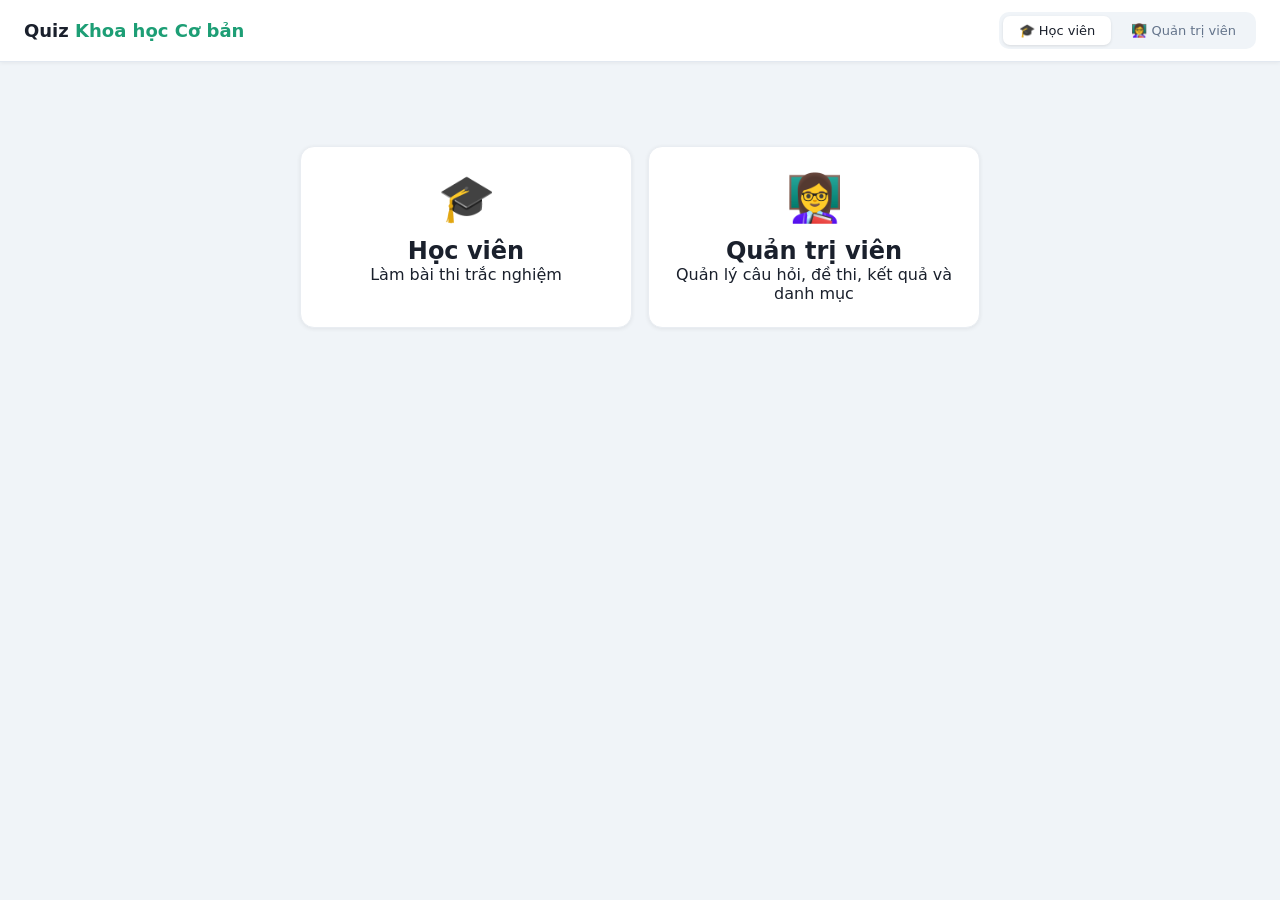
<file: index.html>
<!DOCTYPE html>
<html lang="vi">
<head>
<meta charset="UTF-8"/>
<meta name="viewport" content="width=device-width, initial-scale=1.0"/>
<title>Cổng Thi Trắc Nghiệm - Khoa Khoa học Cơ bản</title>
<link rel="stylesheet" href="css/style.css"/>
</head>
<body>
<div class="header">
  <div class="logo">Quiz<span> Khoa học Cơ bản </span></div>
  <div class="nav">
    <a class="nav-btn active" href="student.html">🎓 Học viên</a>
    <a class="nav-btn" href="teacher.html">👩‍🏫 Quản trị viên</a>
  </div>
</div>
<div class="main">
  <div class="home-grid">
    <a href="student.html" class="card home-card"><div class="icon">🎓</div><h2>Học viên</h2><p>Làm bài thi trắc nghiệm</p></a>
    <a href="teacher.html" class="card home-card"><div class="icon">👩‍🏫</div><h2>Quản trị viên</h2><p>Quản lý câu hỏi, đề thi, kết quả và danh mục</p></a>
  </div>
</div>
</body>
</html>
</file>
<file: css/style.css>
*{box-sizing:border-box;margin:0;padding:0}
body{font-family:'Segoe UI',system-ui,sans-serif;background:#f0f4f8;color:#1a202c;min-height:100vh}
.header{background:#fff;border-bottom:1px solid #e2e8f0;padding:12px 24px;display:flex;align-items:center;justify-content:space-between;position:sticky;top:0;z-index:100;box-shadow:0 1px 4px rgba(0,0,0,.06)}
.logo{font-size:18px;font-weight:700}.logo span{color:#1D9E75}
.nav{display:flex;gap:4px;background:#f0f4f8;padding:4px;border-radius:10px}
.nav-btn{padding:7px 16px;border:none;border-radius:7px;font-size:13px;font-weight:500;cursor:pointer;background:transparent;color:#64748b;transition:all .15s;text-decoration:none}
.nav-btn.active{background:#fff;color:#1a202c;box-shadow:0 1px 3px rgba(0,0,0,.1)}
.main{max-width:850px;margin:0 auto;padding:24px 16px}
.card{background:#fff;border-radius:14px;padding:24px;box-shadow:0 1px 4px rgba(0,0,0,.07);border:1px solid #e9edf2;margin-bottom:16px}
.screen{display:none}.screen.active{display:block}
.tab-content{display:none}.tab-content.active{display:block}
.btn{padding:9px 18px;border-radius:9px;border:1px solid #d1d5db;background:#fff;color:#374151;font-size:13px;font-weight:500;cursor:pointer;transition:all .15s;text-decoration:none;display:inline-block}
.btn:hover{background:#f9fafb}.btn-p{background:#1D9E75;color:#fff;border-color:#1D9E75}.btn-p:hover{background:#0F6E56}
.btn-danger{color:#dc2626;border-color:#fecaca}.btn-danger:hover{background:#fef2f2}
.btn-warn{color:#b45309;border-color:#fde68a;background:#fffbeb}.btn-warn:hover{background:#fef3c7}
.btn-sm{padding:5px 10px;font-size:12px}
.btn-full{width:100%;padding:13px}
.fg{margin-bottom:13px}
.fg label{display:block;font-size:12px;font-weight:600;color:#6b7280;margin-bottom:4px;text-transform:uppercase;letter-spacing:.4px}
.fg input,.fg select,.fg textarea{width:100%;padding:9px 12px;border:1.5px solid #e5e7eb;border-radius:9px;font-size:14px;color:#1a202c;background:#fff;outline:none;font-family:inherit;transition:border .15s}
.fg input:focus,.fg select:focus,.fg textarea:focus{border-color:#1D9E75;box-shadow:0 0 0 3px rgba(29,158,117,.1)}
.fg textarea{resize:vertical;min-height:65px}
.grid2{display:grid;grid-template-columns:1fr 1fr;gap:10px}
.tab-row{display:flex;gap:4px;background:#f0f4f8;padding:4px;border-radius:10px;margin-bottom:18px}
.tab-btn{flex:1;padding:8px;text-align:center;font-size:13px;border-radius:7px;cursor:pointer;color:#64748b;border:none;background:transparent;font-weight:500}
.tab-btn.active{background:#fff;color:#1a202c;box-shadow:0 1px 3px rgba(0,0,0,.1)}
.pbar{height:6px;background:#e5e7eb;border-radius:3px;margin:8px 0 18px}
.pfill{height:100%;background:#1D9E75;border-radius:3px;transition:width .4s}
.opt{width:100%;text-align:left;padding:11px 15px;border:1.5px solid #e5e7eb;border-radius:10px;margin-bottom:9px;background:#fff;color:#1a202c;font-size:14px;cursor:pointer;transition:all .15s;display:flex;align-items:center;gap:12px}
.opt:hover:not(:disabled){border-color:#1D9E75;background:#f0fdf8}
.opt.correct{border-color:#1D9E75;background:#f0fdf8}.opt.wrong{border-color:#ef4444;background:#fef2f2}
.opt:disabled{cursor:default}
.okey{width:28px;height:28px;border-radius:50%;background:#f3f4f6;display:flex;align-items:center;justify-content:center;font-size:12px;font-weight:700;flex-shrink:0;border:1.5px solid #e5e7eb;color:#6b7280}
.opt.correct .okey{background:#1D9E75;color:#fff;border-color:#1D9E75}
.opt.wrong .okey{background:#ef4444;color:#fff;border-color:#ef4444}
.fb{margin-top:13px;padding:11px 15px;border-radius:9px;font-size:13px;font-weight:500}
.fb-ok{background:#f0fdf8;color:#0F6E56;border:1px solid #bbf7d0}.fb-bad{background:#fef2f2;color:#b91c1c;border:1px solid #fecaca}
.opt.selected{border-color:#2563eb;background:#eff6ff}
.opt.selected .okey{background:#2563eb;color:#fff;border-color:#2563eb}
.q-audio{width:100%;margin:10px 0;height:38px}
.fillblank-sentence{font-size:16px;line-height:2.4}
.blank-input{display:inline-block;width:120px;margin:0 4px;padding:6px 10px;border:1.5px solid #cbd5e1;border-radius:8px;font-size:14px;text-align:center;font-family:inherit}
.blank-input:focus{outline:none;border-color:#1D9E75}
.blank-input.correct{border-color:#1D9E75;background:#f0fdf8;color:#0F6E56}
.blank-input.wrong{border-color:#ef4444;background:#fef2f2;color:#b91c1c}
.blank-input:disabled{cursor:default}

.word-bank{display:flex;flex-wrap:wrap;gap:8px;margin-top:14px;padding:12px;background:#f8fafc;border-radius:10px;border:1px dashed #cbd5e1}
.bank-chip{padding:7px 14px;border-radius:20px;border:1.5px solid #1D9E75;background:#fff;color:#0F6E56;font-size:13px;font-weight:600;cursor:pointer}
.bank-chip:hover:not(:disabled){background:#f0fdf8}
.bank-chip.selected{background:#1D9E75;color:#fff}
.bank-chip.used{opacity:.3;text-decoration:line-through}
.bank-chip:disabled{cursor:default;border-color:#cbd5e1;color:#94a3b8}
.drop-slot{display:inline-flex;align-items:center;justify-content:center;min-width:90px;height:34px;margin:0 4px;padding:0 10px;border:1.5px dashed #94a3b8;border-radius:8px;background:#fff;cursor:pointer;font-weight:600;font-size:14px;vertical-align:middle;font-family:inherit}
.drop-slot:empty::after{content:'⬚';color:#cbd5e1}
.drop-slot.correct{border-style:solid;border-color:#1D9E75;background:#f0fdf8;color:#0F6E56}
.drop-slot.wrong{border-style:solid;border-color:#ef4444;background:#fef2f2;color:#b91c1c}
.drop-slot:disabled{cursor:default}

.match-cols{display:grid;grid-template-columns:1fr 1fr;gap:10px 14px}
.match-col{display:flex;flex-direction:column;gap:8px}
.match-item{position:relative;padding:10px 12px;border:1.5px solid #e5e7eb;border-radius:10px;background:#fff;font-size:13px;text-align:left;cursor:pointer;font-family:inherit}
.match-item:hover:not(:disabled){border-color:#1D9E75}
.match-item.selected{border-color:#2563eb;background:#eff6ff}
.match-item.paired{border-color:#8b5cf6;background:#f5f3ff}
.match-item.correct{border-color:#1D9E75;background:#f0fdf8}
.match-item.wrong{border-color:#ef4444;background:#fef2f2}
.match-item:disabled{cursor:default}
.match-badge{display:inline-flex;align-items:center;justify-content:center;width:18px;height:18px;border-radius:50%;background:#8b5cf6;color:#fff;font-size:10px;font-weight:700;margin-right:6px}
.timer-badge{background:#f0fdf8;color:#0F6E56;border:1px solid #bbf7d0;padding:5px 12px;border-radius:8px;font-size:13px;font-weight:600}
.cat-badge{display:inline-block;font-size:11px;padding:2px 9px;border-radius:5px;background:#e0f2fe;color:#0369a1;font-weight:600;margin-bottom:8px}
.score-circle{width:130px;height:130px;border-radius:50%;display:flex;flex-direction:column;align-items:center;justify-content:center;margin:0 auto 18px;border:4px solid #1D9E75;background:#f0fdf8}
.score-num{font-size:36px;font-weight:700;color:#0F6E56}
.score-lbl{font-size:12px;color:#0F6E56;font-weight:500}
.stats{display:grid;grid-template-columns:1fr 1fr;gap:9px;margin-bottom:16px}
.stat{background:#f8fafc;padding:13px;border-radius:10px;text-align:center;border:1px solid #e9edf2}
.stat-n{font-size:22px;font-weight:700;margin-bottom:2px}.stat-l{font-size:12px;color:#6b7280}
.table-wrap{overflow-x:auto;margin-top:10px}
.data-table{width:100%;border-collapse:collapse;font-size:13px;text-align:left}
.data-table th{padding:12px 10px;background:#f8fafc;border-bottom:2px solid #e2e8f0;color:#475569;font-weight:600;white-space:nowrap}
.data-table td{padding:12px 10px;border-bottom:1px solid #e2e8f0;vertical-align:middle}
.data-table tr:hover td{background-color:#f8fafc}
.qitem{border:1px solid #e9edf2;border-radius:10px;padding:13px 15px;margin-bottom:9px;background:#fafafa}
.qrow{display:flex;justify-content:space-between;align-items:flex-start;gap:10px}
.qtext{font-size:14px;flex:1;line-height:1.6}
.abadge{font-size:11px;padding:2px 7px;border-radius:5px;background:#e5e7eb;color:#6b7280;margin:2px 3px 2px 0;display:inline-block}
.abadge.ok{background:#dcfce7;color:#15803d}
.cat-hdr{font-size:11px;font-weight:700;color:#6b7280;text-transform:uppercase;letter-spacing:.6px;margin:14px 0 6px}
.ri{padding:11px 0;border-bottom:1px solid #f1f5f9}.ri:last-child{border-bottom:none}
.dot{width:9px;height:9px;border-radius:50%;flex-shrink:0;margin-top:5px}
summary{cursor:pointer;font-size:14px;font-weight:600;padding:8px 0;color:#374151}
.empty{text-align:center;padding:40px;color:#9ca3af}
.sec-title{font-size:16px;font-weight:700;margin-bottom:14px}
.info-note{background:#eff6ff;border:1px solid #bfdbfe;border-radius:9px;padding:10px 14px;font-size:12px;color:#1d4ed8;margin-bottom:13px}
.badge-status{font-size:11px;padding:3px 8px;border-radius:6px;font-weight:600}.status-active{background:#dcfce7;color:#166534}.status-hidden{background:#f3f4f6;color:#4b5563}
.home-grid{display:grid;grid-template-columns:1fr 1fr;gap:16px;max-width:680px;margin:60px auto}.home-card{text-align:center;text-decoration:none;color:#1a202c}.home-card .icon{font-size:46px;margin-bottom:12px}
@media(max-width:700px){.grid2,.home-grid{grid-template-columns:1fr}.main{padding:16px 10px}.header{padding:10px 12px}.nav-btn{padding:7px 10px}.qrow{flex-direction:column}.stats{grid-template-columns:1fr 1fr}}
/* ===== Nâng cấp cho câu hỏi có hình ảnh + LaTeX ===== */

.q-img{
  max-width:100%;
  max-height:280px;
  display:block;
  margin:10px 0;
  border-radius:10px;
  border:1px solid #e5e7eb;
  object-fit:contain;
  background:#fff;
}

.qtext{
  word-break:break-word;
}

.info-note p{
  margin:4px 0;
}

#image-preview{
  margin-top:8px;
}

#image-preview img{
  max-width:100%;
  max-height:260px;
  display:block;
  border-radius:10px;
  border:1px solid #e5e7eb;
  object-fit:contain;
  background:#fff;
}

#latex-preview{
  min-height:45px;
  padding:10px 12px;
  border:1.5px dashed #bfdbfe;
  border-radius:9px;
  background:#f8fbff;
  font-size:14px;
  line-height:1.7;
  color:#1a202c;
}

.math-note{
  font-size:12px;
  color:#6b7280;
  margin-top:4px;
}

.abadge{
  line-height:1.6;
  max-width:100%;
}

/* Bổ sung cho phiên bản 2.0: LaTeX, hình ảnh, phân trang, import */
.q-img{max-width:100%;max-height:280px;display:block;margin:10px 0;border-radius:10px;border:1px solid #e5e7eb;object-fit:contain;background:#fff}
.qtext{word-break:break-word;line-height:1.65}.q-tools{background:#fff;border:1px solid #e9edf2;border-radius:12px;padding:14px;margin:10px 0 14px}.import-row{display:flex;gap:8px;align-items:center;flex-wrap:wrap}.pager{display:flex;gap:10px;align-items:center;justify-content:center;margin:14px 0;flex-wrap:wrap}.pager button:disabled{opacity:.45;cursor:not-allowed}.math-note{font-size:12px;color:#6b7280}.abadge{line-height:1.7;max-width:100%}.answer-btn span:last-child{line-height:1.6}.ri{line-height:1.65}
</file>
